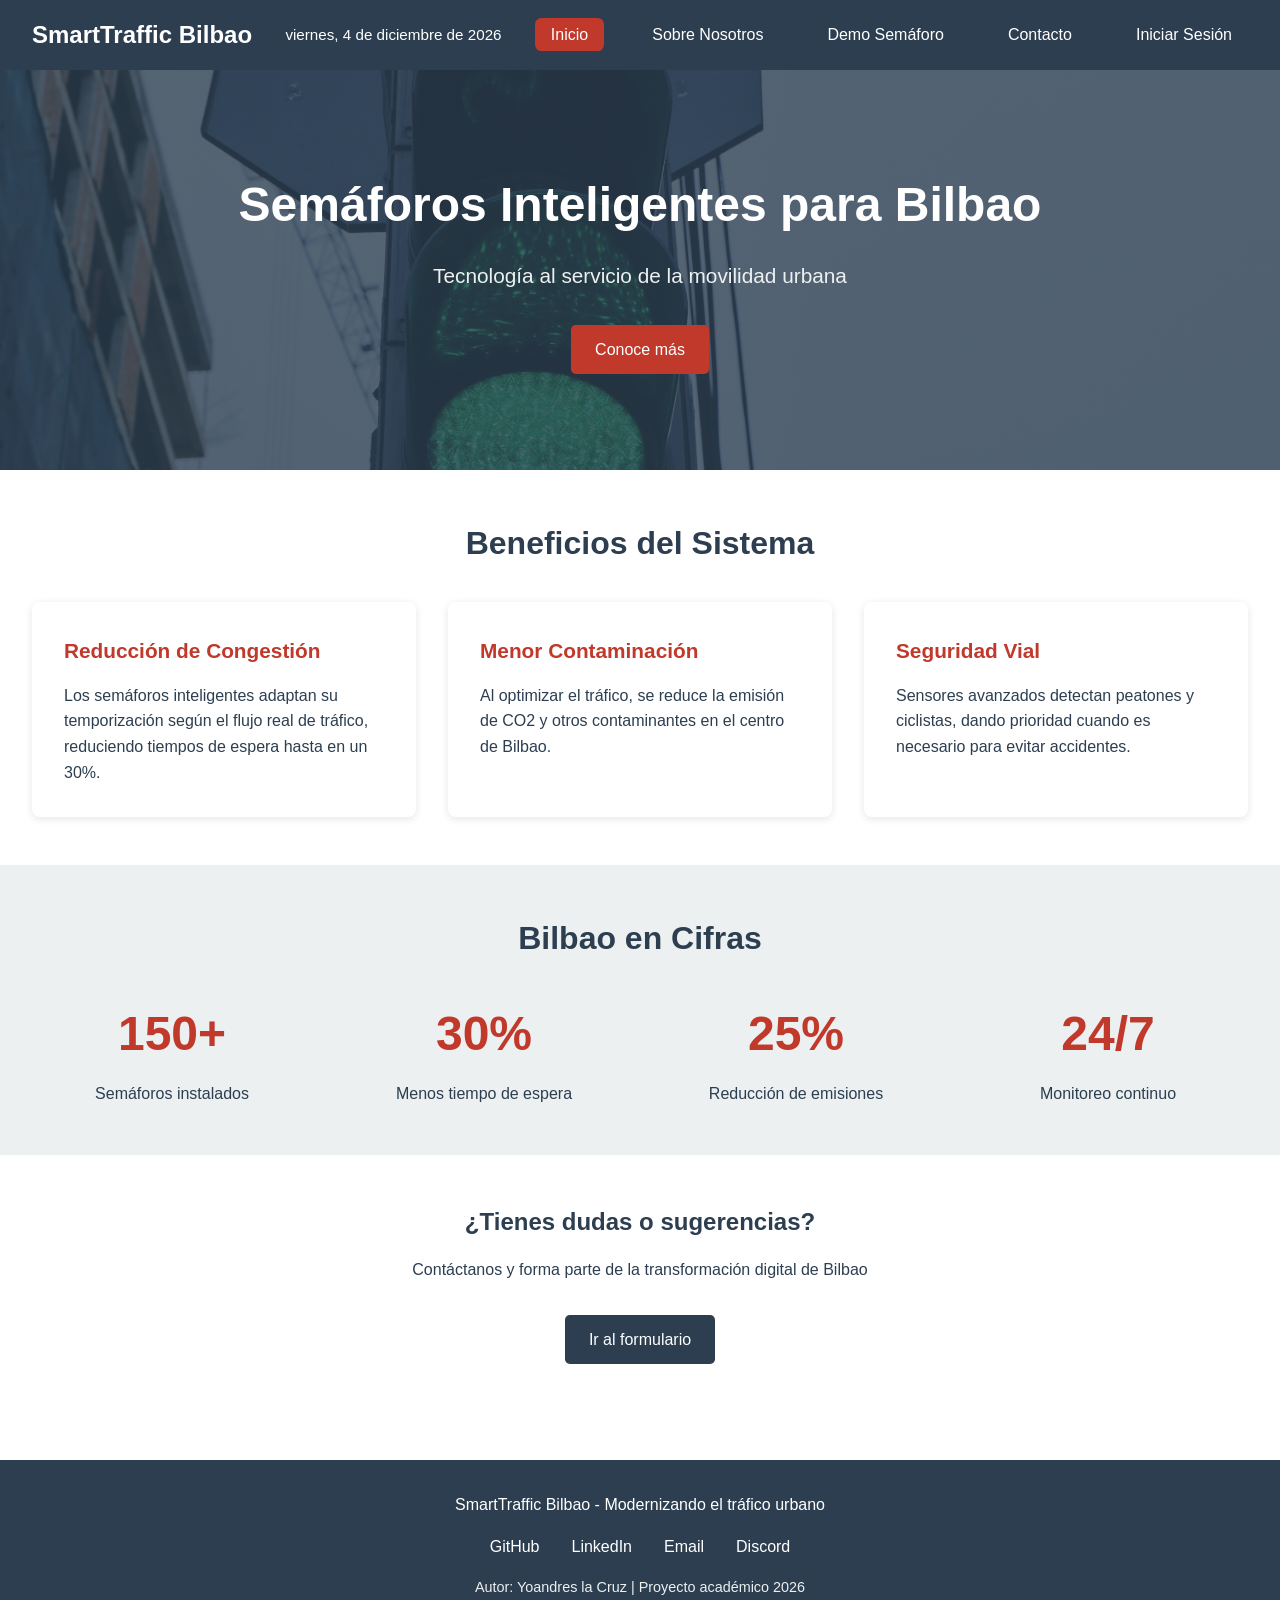
<file: index.html>
<!DOCTYPE html>
<html lang="es">
<head>
    <meta charset="UTF-8">
    <meta name="viewport" content="width=device-width, initial-scale=1.0">
    <meta name="description" content="Semáforos Inteligentes Bilbao - Modernizando el tráfico urbano de Bilbao con tecnología inteligente para una ciudad más eficiente y sostenible.">
    <title>Semáforos Inteligentes Bilbao | Para una ciudad inteligente</title>
    <link rel="icon" href="src/img/favicon.png" type="image/x-icon">
    <link rel="stylesheet" href="src/css/main.css">
    <link rel="stylesheet" href="src/css/index.css">
    <link rel="stylesheet" href="https://cdnjs.cloudflare.com/ajax/libs/font-awesome/6.4.2/css/all.min.css" integrity="sha512-z3gLpd7yknf1YoNbCzqRKc4qyor8gaKU1qmn+CShxbuBusANI9QpRohGBreCFkKxLhei6S9CQXFEbbKuqLg0DA==" crossorigin="anonymous" referrerpolicy="no-referrer" />
</head>
<body>
    <header class="nav-header">
        <a href="index.html" class="nav-logo">SmartTraffic Bilbao</a>
        <div id="date-dia-semana"></div>
        <nav>
            
            <input class="btn-toggle-menu" type="checkbox" name="btnToggleMenu" id="btnToggleMenu">                        
            <label for="btnToggleMenu" class="btn-toggle-menu-ico fa-solid fa-bars"></label>

            <ul class="nav-menu">
                <li><a href="index.html" class="active">Inicio</a></li>
                <li><a href="app/sobre-nosotros.html">Sobre Nosotros</a></li>
                <li><a href="app/demo-semaforo.html">Demo Semáforo</a></li>
                <li><a href="app/contacto.html">Contacto</a></li>
                <li><a href="app/login.html">Iniciar Sesión</a></li>
            </ul>
        </nav>
    </header>

    <main>
        <section class="hero">
            <div class="container">
                <h1>Semáforos Inteligentes para Bilbao</h1>
                <p class="hero-subtitle">Tecnología al servicio de la movilidad urbana</p>
                <a href="app/sobre-nosotros.html" class="btn btn-primary">Conoce más</a>
            </div>
        </section>

        <section class="section beneficios">
            <div class="container">
                <h2 class="section-title">Beneficios del Sistema</h2>
                <div class="beneficios-grid">
                    <article class="card beneficio-card">
                        <h3>Reducción de Congestión</h3>
                        <p>Los semáforos inteligentes adaptan su temporización según el flujo real de tráfico, reduciendo tiempos de espera hasta en un 30%.</p>
                    </article>
                    <article class="card beneficio-card">
                        <h3>Menor Contaminación</h3>
                        <p>Al optimizar el tráfico, se reduce la emisión de CO2 y otros contaminantes en el centro de Bilbao.</p>
                    </article>
                    <article class="card beneficio-card">
                        <h3>Seguridad Vial</h3>
                        <p>Sensores avanzados detectan peatones y ciclistas, dando prioridad cuando es necesario para evitar accidentes.</p>
                    </article>
                </div>
            </div>
        </section>

        <section class="section datos">
            <div class="container">
                <h2 class="section-title">Bilbao en Cifras</h2>
                <div class="datos-grid">
                    <div class="dato-item">
                        <span class="dato-numero">150+</span>
                        <span class="dato-label">Semáforos instalados</span>
                    </div>
                    <div class="dato-item">
                        <span class="dato-numero">30%</span>
                        <span class="dato-label">Menos tiempo de espera</span>
                    </div>
                    <div class="dato-item">
                        <span class="dato-numero">25%</span>
                        <span class="dato-label">Reducción de emisiones</span>
                    </div>
                    <div class="dato-item">
                        <span class="dato-numero">24/7</span>
                        <span class="dato-label">Monitoreo continuo</span>
                    </div>
                </div>
            </div>
        </section>

        <section class="section cta">
            <div class="container">
                <h2>¿Tienes dudas o sugerencias?</h2>
                <p>Contáctanos y forma parte de la transformación digital de Bilbao</p>
                <a href="app/contacto.html" class="btn btn-secondary">Ir al formulario</a>
            </div>
        </section>
    </main>

    <footer class="footer">
        <p>SmartTraffic Bilbao - Modernizando el tráfico urbano</p>
        <div class="footer-links">
            <a href="https://github.com/ylcruzdev" target="_blank">GitHub</a>
            <a href="https://www.linkedin.com/in/yoandres-la-cruz" target="_blank">LinkedIn</a>
            <a href="mailto:ylcruz.dev@gmail.com">Email</a>
            <a href="https://discord.com/users/ylcruz.dev" target="_blank">Discord</a>
        </div>
        <div class="footer-info">
            <p>Autor: Yoandres la Cruz | Proyecto académico 2026</p>
        </div>
    </footer>

    <script type="module" src="src/js/main.js"></script>
</body>
</html>
</file>
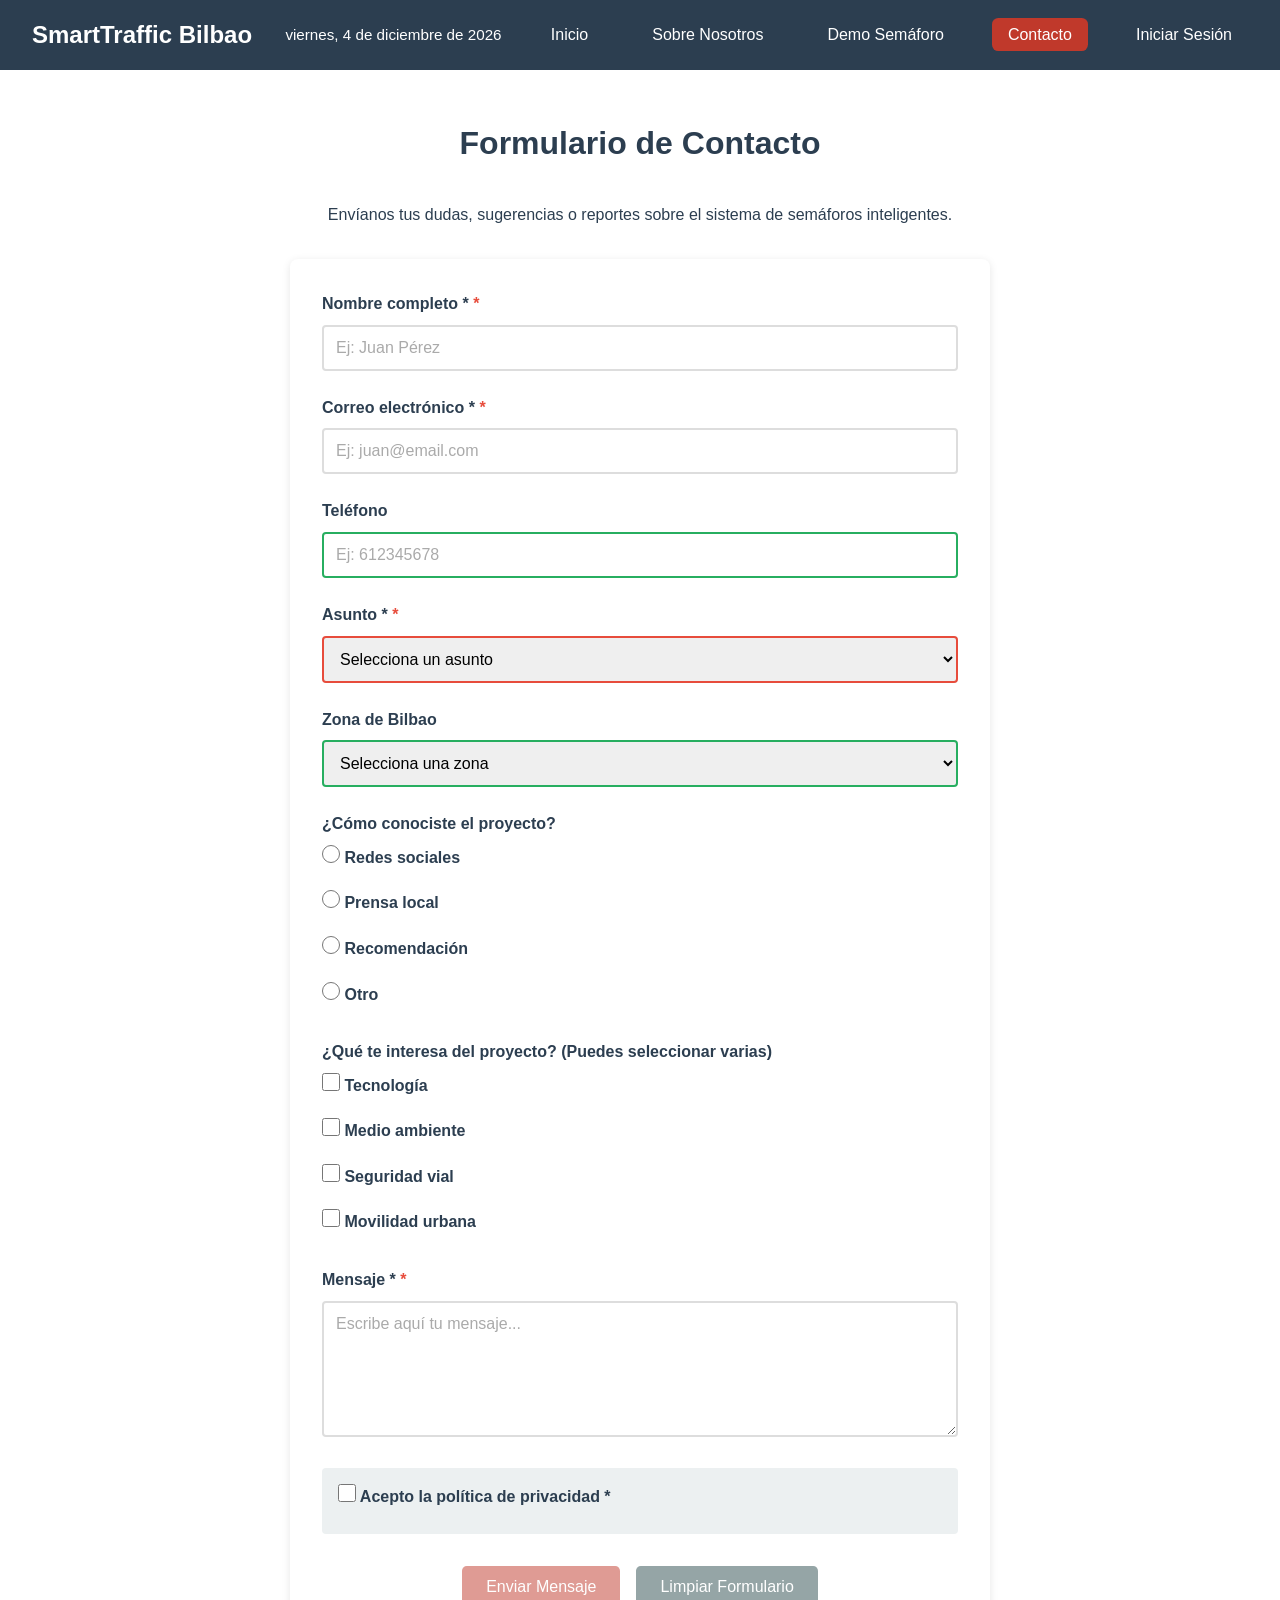
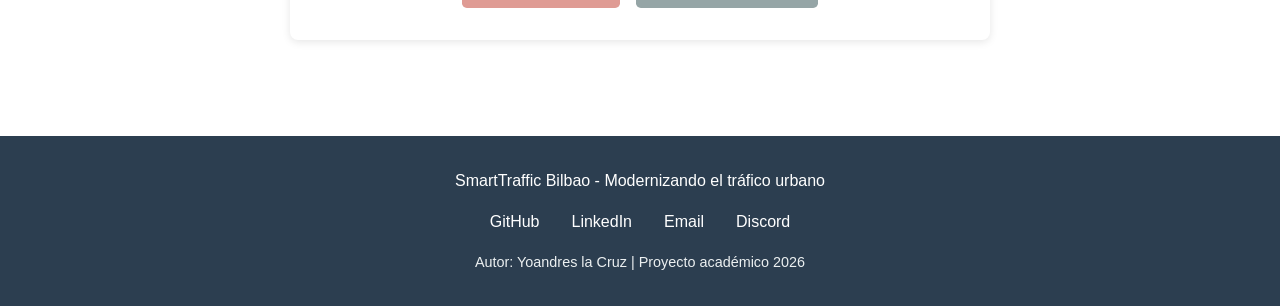
<file: app/contacto.html>
<!DOCTYPE html>
<html lang="es">
<head>
    <meta charset="UTF-8">
    <meta name="viewport" content="width=device-width, initial-scale=1.0">
    <meta name="description" content="Semáforos Inteligentes Bilbao - Modernizando el tráfico urbano de Bilbao con tecnología inteligente para una ciudad más eficiente y sostenible.">
    <title>Contacto | Semáforos Inteligentes Bilbao</title>
    <link rel="icon" href="../src/img/favicon.png" type="image/x-icon">
    <link rel="stylesheet" href="../src/css/main.css">
    <link rel="stylesheet" href="../src/css/formulario.css">
    <link rel="stylesheet" href="https://cdnjs.cloudflare.com/ajax/libs/font-awesome/6.4.2/css/all.min.css" integrity="sha512-z3gLpd7yknf1YoNbCzqRKc4qyor8gaKU1qmn+CShxbuBusANI9QpRohGBreCFkKxLhei6S9CQXFEbbKuqLg0DA==" crossorigin="anonymous" referrerpolicy="no-referrer" />
</head>
<body>
    <header class="nav-header">
        <a href="../index.html" class="nav-logo">SmartTraffic Bilbao</a>
        <div id="date-dia-semana"></div>
        <nav>
            <input class="btn-toggle-menu" type="checkbox" name="btnToggleMenu" id="btnToggleMenu">                        
            <label for="btnToggleMenu" class="btn-toggle-menu-ico fa-solid fa-bars"></label>
            
            <ul class="nav-menu">
                <li><a href="../index.html">Inicio</a></li>
                <li><a href="sobre-nosotros.html">Sobre Nosotros</a></li>
                <li><a href="demo-semaforo.html">Demo Semáforo</a></li>
                <li><a href="contacto.html" class="active">Contacto</a></li>
                <li><a href="login.html">Iniciar Sesión</a></li>
            </ul>
        </nav>
    </header>

    <main>
        <section class="section">
            <div class="container">
                <h1 class="section-title">Formulario de Contacto</h1>
                <p style="text-align: center; margin-bottom: 2rem;">Envíanos tus dudas, sugerencias o reportes sobre el sistema de semáforos inteligentes.</p>

                <form class="formulario-contacto" action="#" method="GET">
                    <div class="form-group">
                        <label for="nombre">Nombre completo *</label>
                        <input type="text" id="nombre" name="nombre" required placeholder="Ej: Juan Pérez">
                        <span class="form-error">Por favor, ingresa tu nombre</span>
                    </div>

                    <div class="form-group">
                        <label for="email">Correo electrónico *</label>
                        <input type="email" id="email" name="email" required placeholder="Ej: juan@email.com">
                        <span class="form-error">Por favor, ingresa un email válido</span>
                    </div>

                    <div class="form-group">
                        <label for="telefono">Teléfono</label>
                        <input type="tel" id="telefono" name="telefono" placeholder="Ej: 612345678">
                    </div>

                    <div class="form-group">
                        <label for="asunto">Asunto *</label>
                        <select id="asunto" name="asunto" required>
                            <option value="">Selecciona un asunto</option>
                            <option value="sugerencia">Sugerencia</option>
                            <option value="duda">Duda técnica</option>
                            <option value="reporte">Reporte de fallo</option>
                            <option value="colaboracion">Colaboración</option>
                            <option value="otro">Otro</option>
                        </select>
                        <span class="form-error">Por favor, selecciona un asunto</span>
                    </div>

                    <div class="form-group">
                        <label for="zona">Zona de Bilbao</label>
                        <select id="zona" name="zona">
                            <option value="">Selecciona una zona</option>
                            <option value="abando">Abando</option>
                            <option value="indautxu">Indautxu</option>
                            <option value="deusto">Deusto</option>
                            <option value="san-mames">San Mamés</option>
                            <option value="casco-viejo">Casco Viejo</option>
                            <option value="rekalde">Rekalde</option>
                        </select>
                    </div>

                    <div class="form-group">
                        <label>¿Cómo conociste el proyecto?</label>
                        <div class="radio-group">
                            <label class="radio-label">
                                <input type="radio" name="conocio" value="redes"> Redes sociales
                            </label>
                            <label class="radio-label">
                                <input type="radio" name="conocio" value="prensa"> Prensa local
                            </label>
                            <label class="radio-label">
                                <input type="radio" name="conocio" value="amigo"> Recomendación
                            </label>
                            <label class="radio-label">
                                <input type="radio" name="conocio" value="otro"> Otro
                            </label>
                        </div>
                    </div>

                    <div class="form-group">
                        <label>¿Qué te interesa del proyecto? (Puedes seleccionar varias)</label>
                        <div class="checkbox-group">
                            <label class="checkbox-label">
                                <input type="checkbox" name="intereses" value="tecnologia"> Tecnología
                            </label>
                            <label class="checkbox-label">
                                <input type="checkbox" name="intereses" value="medioambiente"> Medio ambiente
                            </label>
                            <label class="checkbox-label">
                                <input type="checkbox" name="intereses" value="seguridad"> Seguridad vial
                            </label>
                            <label class="checkbox-label">
                                <input type="checkbox" name="intereses" value="movilidad"> Movilidad urbana
                            </label>
                        </div>
                    </div>

                    <div class="form-group">
                        <label for="mensaje">Mensaje *</label>
                        <textarea id="mensaje" name="mensaje" rows="6" required placeholder="Escribe aquí tu mensaje..."></textarea>
                        <span class="form-error">Por favor, ingresa un mensaje</span>
                    </div>

                    <div class="form-group form-check">
                        <label class="checkbox-label">
                            <input type="checkbox" name="privacidad" id="privacidad" required>
                            Acepto la política de privacidad *
                        </label>
                        <span class="form-error">Debes aceptar la política de privacidad</span>
                    </div>

                    <div class="form-buttons">
                        <button type="submit" class="btn btn-primary" id="contactoSubmitBtn">Enviar Mensaje</button>
                        <button type="reset" class="btn btn-secondary">Limpiar Formulario</button>
                    </div>
                </form>
            </div>
        </section>
    </main>

    <footer class="footer">
        <p>SmartTraffic Bilbao - Modernizando el tráfico urbano</p>
        <div class="footer-links">
            <a href="https://github.com/ylcruzdev" target="_blank">GitHub</a>
            <a href="https://www.linkedin.com/in/yoandres-la-cruz" target="_blank">LinkedIn</a>
            <a href="mailto:ylcruz.dev@gmail.com">Email</a>
            <a href="https://discord.com/users/ylcruz.dev" target="_blank">Discord</a>
        </div>
        <div class="footer-info">
            <p>Autor: Yoandres la Cruz | Proyecto académico 2026</p>
        </div>
    </footer>

    <script type="module" src="../src/js/main.js"></script>

</body>
</html>
</file>
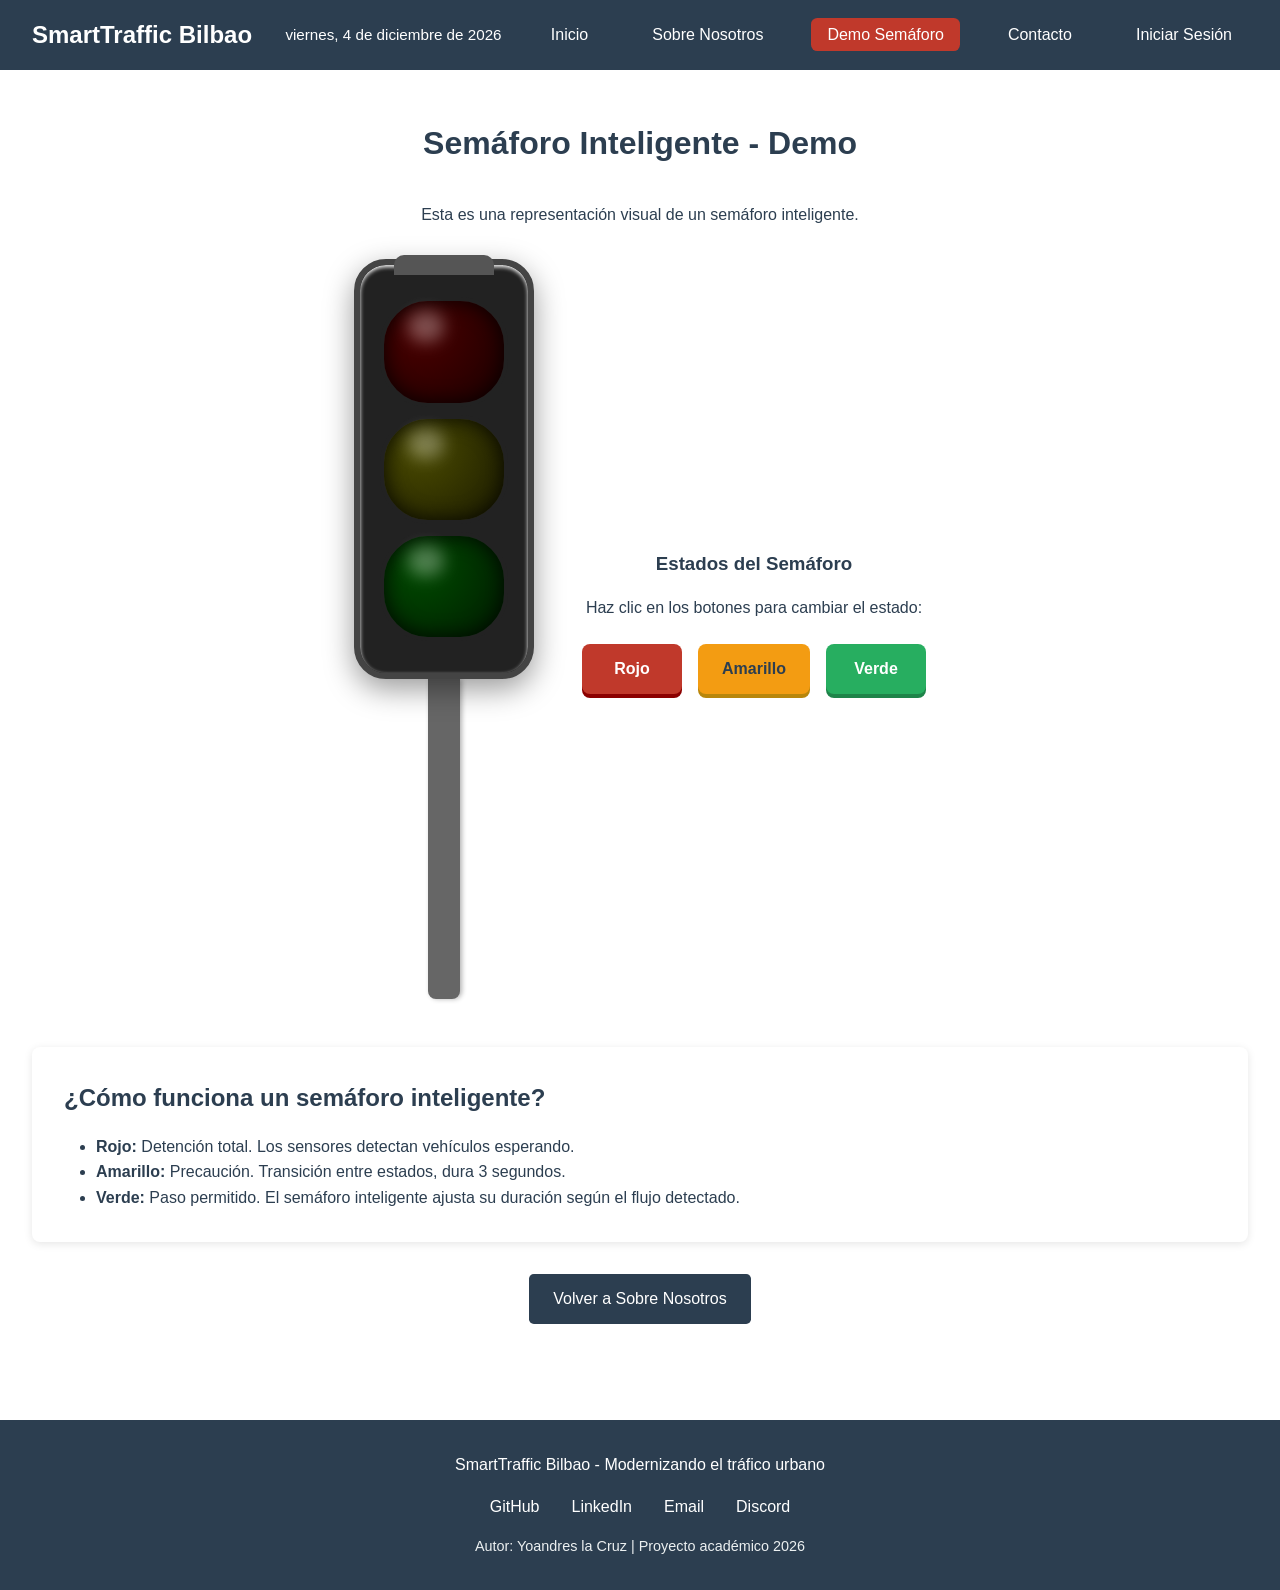
<file: app/demo-semaforo.html>
<!DOCTYPE html>
<html lang="es">
<head>
    <meta charset="UTF-8">
    <meta name="viewport" content="width=device-width, initial-scale=1.0">
    <meta name="description" content="Semáforos Inteligentes Bilbao - Modernizando el tráfico urbano de Bilbao con tecnología inteligente para una ciudad más eficiente y sostenible.">
    <title>Demo Semaforo | Semáforos Inteligentes Bilbao</title>
    <link rel="icon" href="../src/img/favicon.png" type="image/x-icon">
    <link rel="stylesheet" href="../src/css/main.css">
    <link rel="stylesheet" href="../src/css/semaforo.css">
    <link rel="stylesheet" href="https://cdnjs.cloudflare.com/ajax/libs/font-awesome/6.4.2/css/all.min.css" integrity="sha512-z3gLpd7yknf1YoNbCzqRKc4qyor8gaKU1qmn+CShxbuBusANI9QpRohGBreCFkKxLhei6S9CQXFEbbKuqLg0DA==" crossorigin="anonymous" referrerpolicy="no-referrer" />
</head>
<body>
    <header class="nav-header">
        <a href="../index.html" class="nav-logo">SmartTraffic Bilbao</a>
        <div id="date-dia-semana"></div>
        <nav>
            <input class="btn-toggle-menu" type="checkbox" name="btnToggleMenu" id="btnToggleMenu">                        
            <label for="btnToggleMenu" class="btn-toggle-menu-ico fa-solid fa-bars"></label>
            
            <ul class="nav-menu">
                <li><a href="../index.html">Inicio</a></li>
                <li><a href="sobre-nosotros.html">Sobre Nosotros</a></li>
                <li><a href="demo-semaforo.html" class="active">Demo Semáforo</a></li>
                <li><a href="contacto.html">Contacto</a></li>
                <li><a href="login.html">Iniciar Sesión</a></li>
            </ul>
        </nav>
    </header>

    <main>
        <section class="section">
            <div class="container">
                <h1 class="section-title">Semáforo Inteligente - Demo</h1>
                <p style="text-align: center; margin-bottom: 2rem;">Esta es una representación visual de un semáforo inteligente.</p>

                <div class="semaforo-container">
                    <!-- Semáforo visual -->
                    <div class="semaforo">
                        <div class="semaforo-caja">
                            <div class="luz luz-roja" id="rojo"></div>
                            <div class="luz luz-amarilla" id="amarillo"></div>
                            <div class="luz luz-verde" id="verde"></div>
                        </div>
                        <div class="semaforo-postes"></div>
                    </div>

                    <!-- Controles visuales -->
                    <div class="controles-semaforo">
                        <h3>Estados del Semáforo</h3>
                        <p>Haz clic en los botones para cambiar el estado:</p>
                        <div class="botones-estado">
                            <a href="#rojo" class="btn-estado btn-rojo">Rojo</a>
                            <a href="#amarillo" class="btn-estado btn-amarillo">Amarillo</a>
                            <a href="#verde" class="btn-estado btn-verde">Verde</a>
                        </div>
                        
                        
                    </div>
                </div>

                <article class="card" style="margin-top: 3rem;">
                    <h2>¿Cómo funciona un semáforo inteligente?</h2>
                    <ul style="margin-left: 2rem; margin-top: 1rem;">
                        <li><strong>Rojo:</strong> Detención total. Los sensores detectan vehículos esperando.</li>
                        <li><strong>Amarillo:</strong> Precaución. Transición entre estados, dura 3 segundos.</li>
                        <li><strong>Verde:</strong> Paso permitido. El semáforo inteligente ajusta su duración según el flujo detectado.</li>
                    </ul>
                </article>

                <div style="text-align: center; margin-top: 2rem;">
                    <a href="sobre-nosotros.html" class="btn btn-secondary">Volver a Sobre Nosotros</a>
                </div>
            </div>
        </section>
    </main>

    <footer class="footer">
        <p>SmartTraffic Bilbao - Modernizando el tráfico urbano</p>
        <div class="footer-links">
            <a href="https://github.com/ylcruzdev" target="_blank">GitHub</a>
            <a href="https://www.linkedin.com/in/yoandres-la-cruz" target="_blank">LinkedIn</a>
            <a href="mailto:ylcruz.dev@gmail.com">Email</a>
            <a href="https://discord.com/users/ylcruz.dev" target="_blank">Discord</a>
        </div>
        <div class="footer-info">
            <p>Autor: Yoandres la Cruz | Proyecto académico 2026</p>
        </div>
    </footer>

    <script type="module" src="../src/js/main.js"></script>

</body>
</html>
</file>
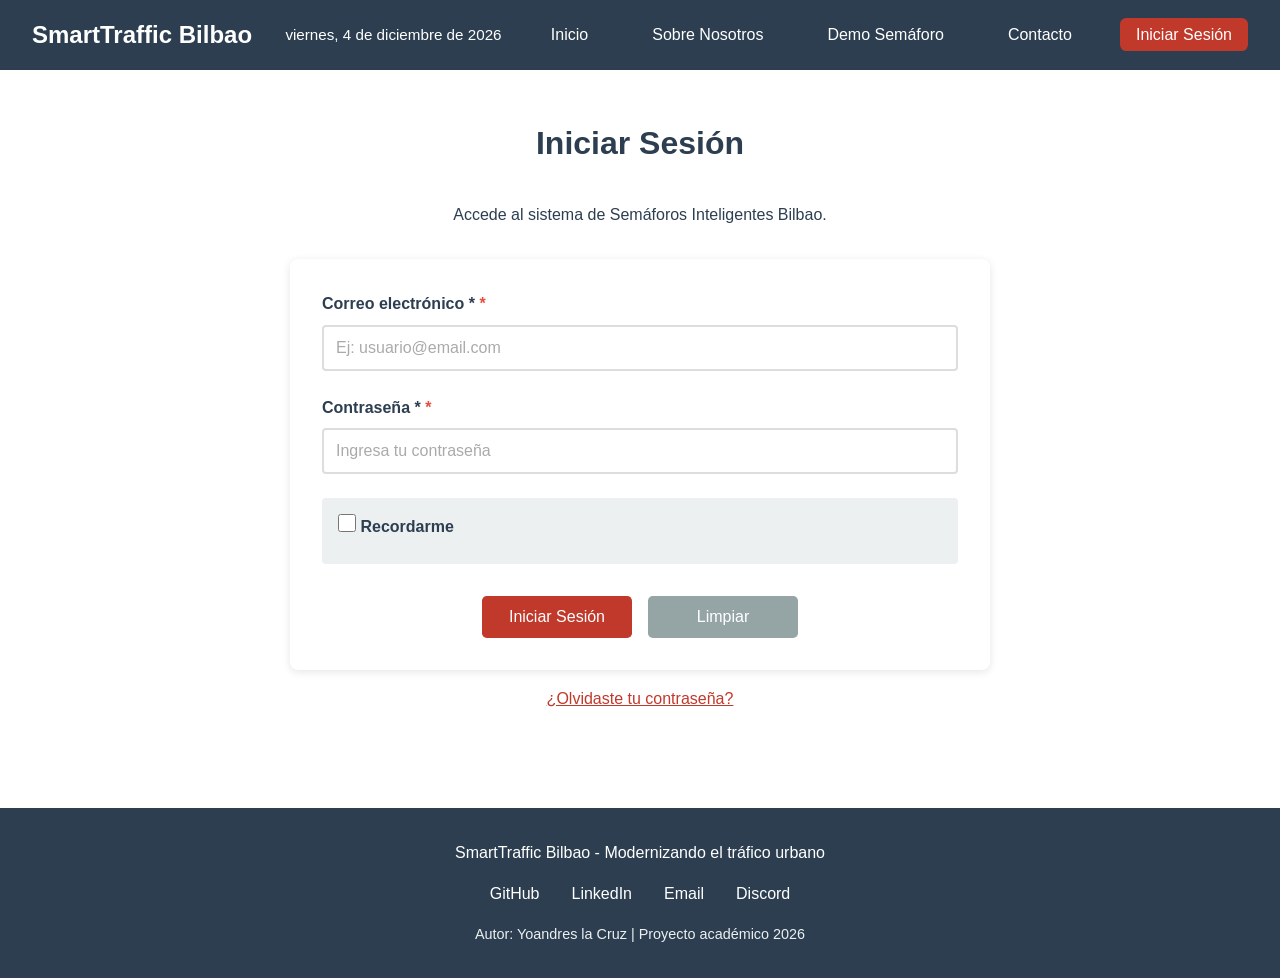
<file: app/login.html>
<!DOCTYPE html>
<html lang="es">
<head>
    <meta charset="UTF-8">
    <meta name="viewport" content="width=device-width, initial-scale=1.0">
    <meta name="description" content="Semáforos Inteligentes Bilbao - Modernizando el tráfico urbano de Bilbao con tecnología inteligente para una ciudad más eficiente y sostenible.">
    <title>Iniciar Sesión - Semáforos Inteligentes Bilbao</title>
    <link rel="icon" href="../src/img/favicon.png" type="image/x-icon">
    <link rel="stylesheet" href="../src/css/main.css">
    <link rel="stylesheet" href="../src/css/formulario.css">
    <link rel="stylesheet" href="https://cdnjs.cloudflare.com/ajax/libs/font-awesome/6.4.2/css/all.min.css" integrity="sha512-z3gLpd7yknf1YoNbCzqRKc4qyor8gaKU1qmn+CShxbuBusANI9QpRohGBreCFkKxLhei6S9CQXFEbbKuqLg0DA==" crossorigin="anonymous" referrerpolicy="no-referrer" />
</head>
<body>
    <header class="nav-header">
        <a href="../index.html" class="nav-logo">SmartTraffic Bilbao</a>
        <div id="date-dia-semana"></div>
        <nav>
            <input class="btn-toggle-menu" type="checkbox" name="btnToggleMenu" id="btnToggleMenu">                        
            <label for="btnToggleMenu" class="btn-toggle-menu-ico fa-solid fa-bars"></label>
            
            <ul class="nav-menu">
                <li><a href="../index.html">Inicio</a></li>
                <li><a href="sobre-nosotros.html">Sobre Nosotros</a></li>
                <li><a href="demo-semaforo.html">Demo Semáforo</a></li>
                <li><a href="contacto.html">Contacto</a></li>
                <li><a href="login.html" class="active">Iniciar Sesión</a></li>
            </ul>
        </nav>
    </header>

    <main>
        <section class="section">
            <div class="container">
                <h1 class="section-title">Iniciar Sesión</h1>
                <p style="text-align: center; margin-bottom: 2rem;">Accede al sistema de Semáforos Inteligentes Bilbao.</p>

                <form class="formulario-contacto" id="loginForm" action="#" method="POST">
                    <div class="form-group">
                        <label for="email">Correo electrónico *</label>
                        <input type="email" id="email" name="email" required placeholder="Ej: usuario@email.com">
                        <span class="form-error">Por favor, ingresa un email válido</span>
                    </div>
                    
                    <div class="form-group">
                        <label for="password">Contraseña *</label>
                        <input type="password" id="password" name="password" required placeholder="Ingresa tu contraseña">
                        <span class="form-error">Por favor, ingresa tu contraseña</span>
                    </div>
                    
                    <div class="form-group form-check">
                        <label class="checkbox-label">
                            <input type="checkbox" name="remember" id="remember">
                            Recordarme
                        </label>
                    </div>

                    <div id="result-auth-msg"></div>
                    
                    <div class="form-buttons">
                        <button id="loginBtn" type="submit" class="btn btn-primary">Iniciar Sesión</button>
                        <button id="resetBtn" type="reset" class="btn btn-secondary">Limpiar</button>
                    </div>
                </form>
                
                <p style="text-align: center; margin-top: 1rem;">
                    <a href="#" style="color: var(--rojo-bilbao);">¿Olvidaste tu contraseña?</a>
                </p>
            </div>
        </section>
    </main>

    <footer class="footer">
        <p>SmartTraffic Bilbao - Modernizando el tráfico urbano</p>
        <div class="footer-links">
            <a href="https://github.com/ylcruzdev" target="_blank">GitHub</a>
            <a href="https://www.linkedin.com/in/yoandres-la-cruz" target="_blank">LinkedIn</a>
            <a href="mailto:ylcruz.dev@gmail.com">Email</a>
            <a href="https://discord.com/users/ylcruz.dev" target="_blank">Discord</a>
        </div>
        <div class="footer-info">
            <p>Autor: Yoandres la Cruz | Proyecto académico 2026</p>
        </div>
    </footer>

    <script type="module" src="../src/js/main.js"></script>

</body>
</html>
</file>
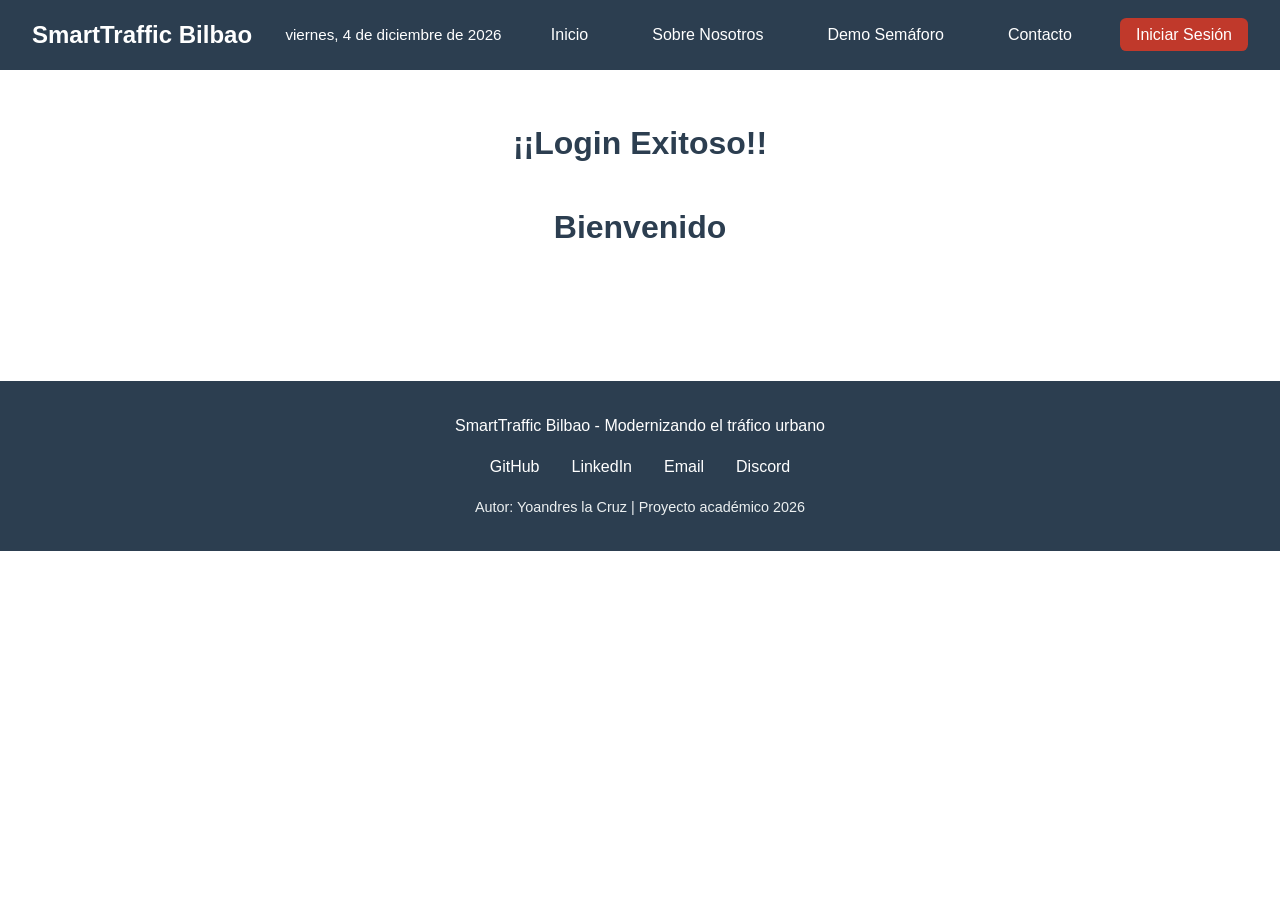
<file: app/loginSuccessful.html>
<!DOCTYPE html>
<html lang="es">
<head>
    <meta charset="UTF-8">
    <meta name="viewport" content="width=device-width, initial-scale=1.0">
    <meta name="description" content="Semáforos Inteligentes Bilbao - Modernizando el tráfico urbano de Bilbao con tecnología inteligente para una ciudad más eficiente y sostenible.">
    <title>Login Exitoso - Semáforos Inteligentes Bilbao</title>
    <link rel="icon" href="../src/img/favicon.png" type="image/x-icon">
    <link rel="stylesheet" href="../src/css/main.css">
    <link rel="stylesheet" href="../src/css/formulario.css">
    <link rel="stylesheet" href="https://cdnjs.cloudflare.com/ajax/libs/font-awesome/6.4.2/css/all.min.css" integrity="sha512-z3gLpd7yknf1YoNbCzqRKc4qyor8gaKU1qmn+CShxbuBusANI9QpRohGBreCFkKxLhei6S9CQXFEbbKuqLg0DA==" crossorigin="anonymous" referrerpolicy="no-referrer" />
</head>
<body>
    <header class="nav-header">
        <a href="../index.html" class="nav-logo">SmartTraffic Bilbao</a>
        <div id="date-dia-semana"></div>
        <nav>
            <input class="btn-toggle-menu" type="checkbox" name="btnToggleMenu" id="btnToggleMenu">                        
            <label for="btnToggleMenu" class="btn-toggle-menu-ico fa-solid fa-bars"></label>
            
            <ul class="nav-menu">
                <li><a href="../index.html">Inicio</a></li>
                <li><a href="sobre-nosotros.html">Sobre Nosotros</a></li>
                <li><a href="demo-semaforo.html">Demo Semáforo</a></li>
                <li><a href="contacto.html">Contacto</a></li>
                <li><a href="login.html" class="active">Iniciar Sesión</a></li>
            </ul>
        </nav>
    </header>

    <main>
        <section class="section">
            <div class="container">
                <h1 class="section-title">¡¡Login Exitoso!!</h1>
                <h2 class="section-title">Bienvenido <span id="welcome-user"></span></h2>
            </div>
        </section>
    </main>

    <footer class="footer">
        <p>SmartTraffic Bilbao - Modernizando el tráfico urbano</p>
        <div class="footer-links">
            <a href="https://github.com/ylcruzdev" target="_blank">GitHub</a>
            <a href="https://www.linkedin.com/in/yoandres-la-cruz" target="_blank">LinkedIn</a>
            <a href="mailto:ylcruz.dev@gmail.com">Email</a>
            <a href="https://discord.com/users/ylcruz.dev" target="_blank">Discord</a>
        </div>
        <div class="footer-info">
            <p>Autor: Yoandres la Cruz | Proyecto académico 2026</p>
        </div>
    </footer>

    <script type="module" src="../src/js/main.js"></script>

</body>
</html>
</file>
<file: src/css/main.css>
* {
    padding: 0;
    margin: 0;
    box-sizing: border-box;
}

:root {
    --rojo-bilbao: #c0392b;
    --rojo-claro: #e74c3c;
    --gris-oscuro: #2c3e50;
    --gris-claro: #ecf0f1;
    --blanco: #ffffff;
    --verde: #27ae60;
    --amarillo: #f39c12;
    --sombra: rgba(0, 0, 0, 0.1);
    --fuente-principal: Arial, Helvetica, sans-serif;
}

html {
    scroll-behavior: smooth;
}

body {
    font-family: var(--fuente-principal);
    color: var(--gris-oscuro);
    line-height: 1.6;
    background-color: var(--blanco);
}

/* Navegacion */
.nav-header {
    background-color: var(--gris-oscuro);
    padding: 1rem 2rem;
    display: flex;
    justify-content: space-between;
    align-items: center;
    flex-wrap: wrap;
}

.nav-logo {
    color: var(--blanco);
    font-size: 1.5rem;
    font-weight: bold;
    text-decoration: none;
}

.nav-logo:hover {
    color: var(--rojo-claro);
}

#date-dia-semana {
    color: var(--blanco);
    font-size: 0.95rem;
    white-space: nowrap;
}

.nav-menu {
    list-style: none;
    display: flex;
    gap: 2rem;
}

.nav-menu a {
    color: var(--blanco);
    text-decoration: none;
    padding: 0.5rem 1rem;
    border-radius: 0.4rem;
    transition: background-color 0.3s;
}

.nav-menu a:hover {
    background-color: var(--rojo-bilbao);
}

.nav-menu a.active {
    background-color: var(--rojo-bilbao);
}

/* Hamburguesa */
.btn-toggle-menu {
    display: none;
}

label.btn-toggle-menu-ico {
    display: none;
    cursor: pointer;
    font-size: 1.5rem;
    color: var(--blanco);
    transition: transform 0.3s;
}

.btn-toggle-menu:checked ~ label.btn-toggle-menu-ico.fa-bars::before {
    content: "\f00d"; 
}

/* Contenedor principal */
.container {
    max-width: 100%;
    margin: 0 auto;
    padding: 0 2rem;
}

/* Botones */
.btn {
    display: inline-block;
    padding: 0.75rem 1.5rem;
    border: none;
    border-radius: 0.3rem;
    text-decoration: none;
    cursor: pointer;
    font-size: 1rem;
    transition: opacity 0.3s;
}

.btn:hover {
    opacity: 0.9;
}

.btn-primary {
    background-color: var(--rojo-bilbao);
    color: var(--blanco);
}

.btn-secondary {
    background-color: var(--gris-oscuro);
    color: var(--blanco);
}

/* Secciones */
.section {
    padding: 3rem 0;
}

.section-title {
    text-align: center;
    font-size: 2rem;
    margin-bottom: 2rem;
    color: var(--gris-oscuro);
}

/* Tarjetas */
.card {
    background-color: var(--blanco);
    padding: 2rem;
    border-radius: 0.5rem;
    box-shadow: 0 2px 8px var(--sombra);
}

/* Footer */
.footer {
    background-color: var(--gris-oscuro);
    color: var(--blanco);
    padding: 2rem;
    text-align: center;
    margin-top: 3rem;
}

.footer-links {
    display: flex;
    justify-content: center;
    gap: 2rem;
    margin-top: 1rem;
    flex-wrap: wrap;
}

.footer-links a {
    color: var(--blanco);
    text-decoration: none;
}

.footer-links a:hover {
    color: var(--rojo-claro);
    text-decoration: underline;
}

.footer-info {
    margin-top: 1rem;
    font-size: 0.9rem;
    color: var(--gris-claro);
}

/* Imágenes responsive */
.img-responsive {
    max-width: 100%;
    height: auto;
    display: block;
    border-radius: 0.5rem;
}

.img-rounded {
    border-radius: 0.5rem;
    box-shadow: 0 4px 12px var(--sombra);
}

.img-center {
    margin: 2rem auto;
}

.img-seccion {
    width: 100%;
    max-height: 400px;
    object-fit: cover;
    margin: 1.5rem 0;
}

/* Responsive */
@media (max-width: 768px) {
    .nav-header {
        flex-wrap: nowrap;
        flex-direction: row;
        justify-content: space-between;
        align-items: center;
    }

    label.btn-toggle-menu-ico {
        display: block;
    }

    .nav-menu {
        display: none;
        flex-direction: column;
        width: 100%;
        gap: 1rem;
        text-align: center;
        padding-top: 1rem;
    }

    .btn-toggle-menu:checked ~ .nav-menu {
        display: flex;
    }

    nav {
        display: flex;
        flex-wrap: wrap;
        justify-content: flex-end;
        align-items: center;
        gap: 1rem;
    }

    .container {
        padding: 0 1rem;
    }

    .section-title {
        font-size: 1.5rem;
    }

    .img-seccion {
        max-height: 250px;
    }
}
</file>
<file: src/css/index.css>
/* Hero Section */
.hero {
    background: linear-gradient(rgba(44, 62, 80, 0.8), rgba(44, 62, 80, 0.8)), url('../img/hero-bg.jpg');
    background-size: cover;
    background-position: center;
    color: var(--blanco);
    text-align: center;
    padding: 6rem 0;
    min-height: 400px;
    display: flex;
    align-items: center;
}

.hero h1 {
    font-size: 3rem;
    margin-bottom: 1rem;
}

.hero-subtitle {
    font-size: 1.3rem;
    margin-bottom: 2rem;
    color: var(--gris-claro);
}

/* Beneficios Grid */
.beneficios-grid {
    display: grid;
    grid-template-columns: repeat(3, 1fr);
    gap: 2rem;
}

.beneficio-card h3 {
    color: var(--rojo-bilbao);
    margin-bottom: 1rem;
    font-size: 1.3rem;
}

.beneficio-card p {
    color: var(--gris-oscuro);
}

/* Datos Grid */
.datos {
    background-color: var(--gris-claro);
}

.datos-grid {
    display: grid;
    grid-template-columns: repeat(4, 1fr);
    gap: 2rem;
    text-align: center;
}

.dato-item {
    display: flex;
    flex-direction: column;
    gap: 0.5rem;
}

.dato-numero {
    font-size: 3rem;
    font-weight: bold;
    color: var(--rojo-bilbao);
}

.dato-label {
    font-size: 1rem;
    color: var(--gris-oscuro);
}

/* Call To Action Section */
.cta {
    text-align: center;
    background-color: var(--blanco);
}

.cta h2 {
    margin-bottom: 1rem;
    color: var(--gris-oscuro);
}

.cta p {
    margin-bottom: 2rem;
    color: var(--gris-oscuro);
}

/* Responsive */
@media (max-width: 768px) {
    .hero h1 {
        font-size: 2rem;
    }

    .hero-subtitle {
        font-size: 1rem;
    }

    .beneficios-grid {
        grid-template-columns: 1fr;
    }

    .datos-grid {
        grid-template-columns: repeat(2, 1fr);
    }

    .dato-numero {
        font-size: 2rem;
    }
}

@media (max-width: 480px) {
    .datos-grid {
        grid-template-columns: 1fr;
    }
}
</file>
<file: src/css/formulario.css>
/* Estilos para el formulario de contacto */
.formulario-contacto {
    max-width: 700px;
    margin: 0 auto;
    background-color: var(--blanco);
    padding: 2rem;
    border-radius: 0.5rem;
    box-shadow: 0 2px 8px var(--sombra);
}

.form-group {
    margin-bottom: 1.5rem;
}

.form-group label {
    display: block;
    margin-bottom: 0.5rem;
    font-weight: bold;
    color: var(--gris-oscuro);
}

.form-group input[type="text"],
.form-group input[type="email"],
.form-group input[type="tel"],
.form-group select,
.form-group textarea {
    width: 100%;
    padding: 0.75rem;
    border: 2px solid #ddd;
    border-radius: 4px;
    font-size: 1rem;
    font-family: var(--fuente-principal);
    transition: border-color 0.3s, box-shadow 0.3s;
}

.form-group input:focus,
.form-group select:focus,
.form-group textarea:focus {
    outline: none;
    border-color: var(--rojo-bilbao);
    box-shadow: 0 0 0 3px rgba(192, 57, 43, 0.2);
}

/* Validación CSS */
.form-group input:valid,
.form-group select:valid,
.form-group textarea:valid {
    border-color: var(--verde);
}

.form-group input:invalid:not(:placeholder-shown),
.form-group select:invalid:not(:placeholder-shown),
.form-group textarea:invalid:not(:placeholder-shown) {
    border-color: var(--rojo-claro);
}

.form-error {
    display: none;
    color: var(--rojo-claro);
    font-size: 0.9rem;
    margin-top: 0.25rem;
}

.form-group input:invalid:not(:placeholder-shown) + .form-error {
    display: block;
}

/* Radio buttons y Checkboxes */
.radio-group,
.checkbox-group {
    display: flex;
    flex-direction: column;
    gap: 0.75rem;
    margin-top: 0.5rem;
}

.radio-label,
.checkbox-label {
    display: flex;
    align-items: center;
    gap: 0.5rem;
    font-weight: normal;
    cursor: pointer;
}

.radio-label input[type="radio"],
.checkbox-label input[type="checkbox"] {
    width: 18px;
    height: 18px;
    cursor: pointer;
}

.radio-label:hover,
.checkbox-label:hover {
    color: var(--rojo-bilbao);
}

/* Textarea */
.form-group textarea {
    resize: vertical;
    min-height: 120px;
}

/* Form check (privacy) */
.form-check {
    background-color: var(--gris-claro);
    padding: 1rem;
    border-radius: 4px;
}

/* Buttons */
.form-buttons {
    display: flex;
    gap: 1rem;
    justify-content: center;
    margin-top: 2rem;
}

.form-buttons .btn {
    min-width: 150px;
}

.btn-primary:disabled {
    opacity: 0.5;
    cursor: not-allowed;
}

.btn[type="reset"] {
    background-color: #95a5a6;
}

.btn[type="reset"]:hover {
    background-color: #7f8c8d;
}

/* Placeholder styling */
::placeholder {
    color: #aaa;
    opacity: 1;
}

/* Required indicator */
label[for]::after {
    content: "";
}

label[for="nombre"]::after,
label[for="email"]::after,
label[for="asunto"]::after,
label[for="mensaje"]::after {
    content: " *";
    color: var(--rojo-claro);
}

/* Password field */
.form-group input[type="password"] {
    width: 100%;
    padding: 0.75rem;
    border: 2px solid #ddd;
    border-radius: 4px;
    font-size: 1rem;
    font-family: var(--fuente-principal);
    transition: border-color 0.3s, box-shadow 0.3s;
}

.form-group input[type="password"]:focus {
    outline: none;
    border-color: var(--rojo-bilbao);
    box-shadow: 0 0 0 3px rgba(192, 57, 43, 0.2);
}

.form-group input[type="password"]:valid {
    border-color: var(--verde);
}

.form-group input[type="password"]:invalid:not(:placeholder-shown) {
    border-color: var(--rojo-claro);
}

label[for="password"]::after {
    content: " *";
    color: var(--rojo-claro);
}

/* Responsive */
@media (max-width: 768px) {
    .formulario-contacto {
        padding: 1.5rem;
    }

    .form-buttons {
        flex-direction: column;
    }

    .form-buttons .btn {
        width: 100%;
    }
}
</file>
<file: src/css/semaforo.css>
/* Estilos para el semáforo CSS */
.semaforo-container {
    display: flex;
    flex-wrap: wrap;
    gap: 3rem;
    justify-content: center;
    align-items: center;
    margin: 2rem 0;
}

/* Semáforo structure */
.semaforo {
    display: flex;
    flex-direction: column;
    align-items: center;
}

.semaforo-caja {
    width: 180px;
    height: 420px;
    background-color:#222222;
    border-radius: 2rem;
    display: flex;
    flex-direction: column;
    justify-content: space-around;
    align-items: center;
    gap: 0.5rem;
    padding: 2rem 0;
    box-shadow: 
        0 10px 30px rgba(0, 0, 0, 0.4),
        inset 0 2px 4px #ffffff;
    border: 0.4rem solid #444444;
    position: relative;
}

.semaforo-caja::before {
    content: "";
    position: absolute;
    top: -10px;
    left: 50%;
    transform: translateX(-50%);
    width: 100px;
    height: 20px;
    background-color: #555555;
    border-radius: 10px 10px 0 0;
}

/* Luces del semáforo */
.luz {
    width: 8rem;
    height: 8rem;
    border-radius: 3rem;
    border: 4px solid #222222;
    transition: all 0.5s ease;
    position: relative;
    cursor: pointer;
}

/* Efecto de vidrio */
.luz::before {
    content: "";
    position: absolute;
    top: 10%;
    left: 20%;
    width: 30%;
    height: 30%;
    background: rgba(255, 255, 255, 0.3);
    border-radius: 50rem;
    filter: blur(0.5rem);
}

/* Estados apagados */
#rojo {
    background: radial-gradient(circle at 30% 30%, #4a0000, #1a0000);
    box-shadow: inset 0 0 20px rgba(0, 0, 0, 0.8);
}

#amarillo {
    background: radial-gradient(circle at 30% 30%, #4a4a00, #1a1a00);
    box-shadow: inset 0 0 20px rgba(0, 0, 0, 0.8);
}

#verde {
    background: radial-gradient(circle at 30% 30%, #004a00, #001a00);
    box-shadow: inset 0 0 20px rgba(0, 0, 0, 0.8);
}

/* Estados encendidos usando*/
#rojo:target {
    background: radial-gradient(circle at 30% 30%, #ff4444, #cc0000) !important;
    box-shadow: 
        0 0 30px rgba(255, 0, 0, 0.8),
        0 0 60px rgba(255, 0, 0, 0.4),
        inset 0 0 20px rgba(255, 100, 100, 0.3) !important;
}

#amarillo:target {
    background: radial-gradient(circle at 30% 30%, #ffdd44, #ccaa00) !important;
    box-shadow: 
        0 0 30px rgba(255, 255, 0, 0.8),
        0 0 60px rgba(255, 255, 0, 0.4),
        inset 0 0 20px rgba(255, 255, 200, 0.3) !important;
}

#verde:target {
    background: radial-gradient(circle at 30% 30%, #44ff44, #00cc00) !important;
    box-shadow: 
        0 0 30px rgba(0, 255, 0, 0.8),
        0 0 60px rgba(0, 255, 0, 0.4),
        inset 0 0 20px rgba(100, 255, 100, 0.3) !important;
}

/* Poste del semáforo */
.semaforo-postes {
    width: 2rem;
    height: 20rem;
    background-color: #666;
    border-radius: 0 0 0.5rem 0.5rem;
    box-shadow: 2px 0 5px rgba(0, 0, 0, 0.3);
}

/* Controles */
.controles-semaforo {
    max-width: 400px;
    text-align: center;
}

.controles-semaforo h3 {
    margin-bottom: 1rem;
    color: var(--gris-oscuro);
}

.controles-semaforo p {
    margin-bottom: 1.5rem;
    color: var(--gris-oscuro);
}

.botones-estado {
    display: flex;
    gap: 1rem;
    justify-content: center;
    flex-wrap: wrap;
    margin-bottom: 1rem;
}

.btn-estado {
    display: inline-block;
    padding: 0.75rem 1.5rem;
    border-radius: 0.5rem;
    text-decoration: none;
    font-weight: bold;
    color: var(--blanco);
    transition: transform 0.2s, opacity 0.3s;
    min-width: 100px;
    text-align: center;
}

.btn-estado:hover {
    transform: scale(1.05);
    opacity: 0.9;
}

.btn-rojo {
    background-color: #c0392b;
    box-shadow: 0 4px 0 #8b0000;
}

.btn-amarillo {
    background-color: #f39c12;
    box-shadow: 0 4px 0 #b8860b;
    color: var(--gris-oscuro);
}

.btn-verde {
    background-color: #27ae60;
    box-shadow: 0 4px 0 #1e8449;
}

.instruccion {
    font-size: 0.9rem;
    color: #777;
    font-style: italic;
}

/* Responsive */
@media (max-width: 768px) {
    .semaforo-container {
        flex-direction: column;
    }

    .semaforo-caja {
        width: 140px;
        height: 340px;
    }

    .luz {
        width: 90px;
        height: 90px;
    }

    .botones-estado {
        flex-direction: column;
        align-items: center;
    }

    .btn-estado {
        width: 100%;
        max-width: 200px;
    }
}
</file>
